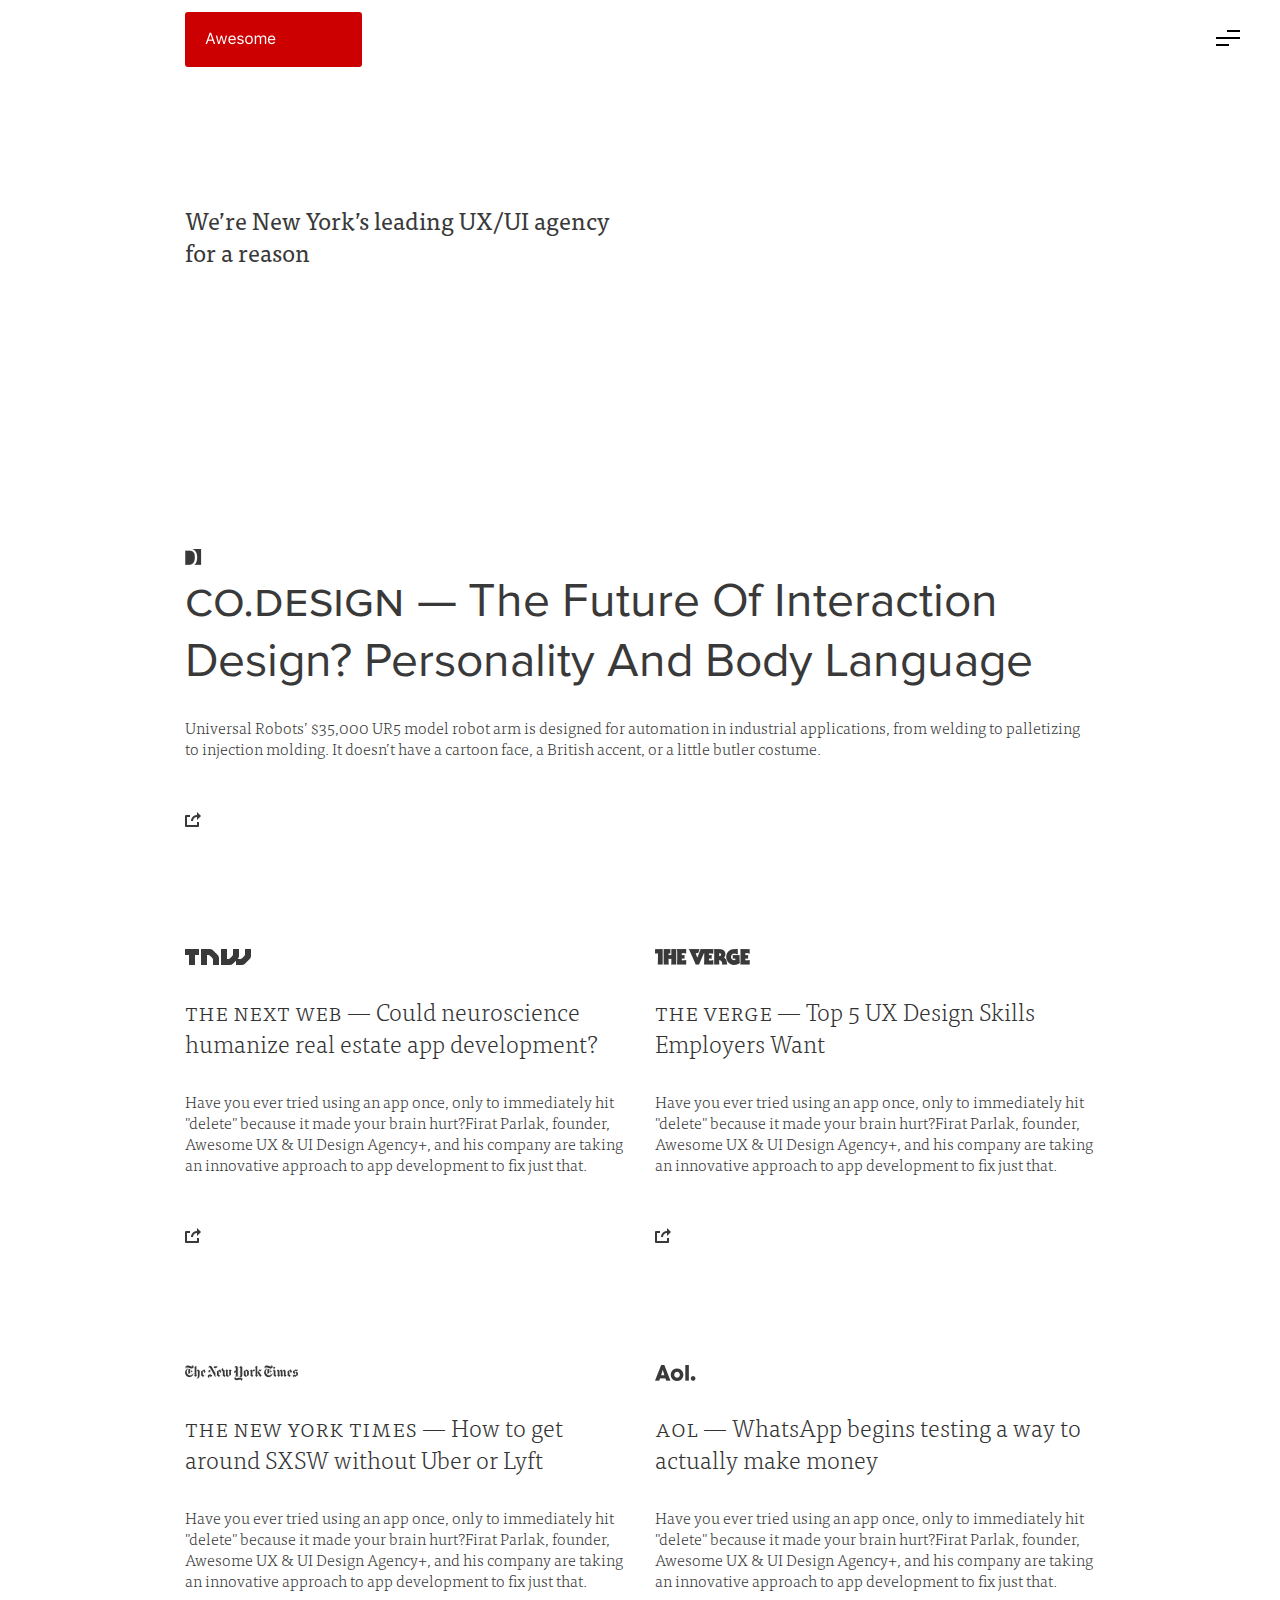
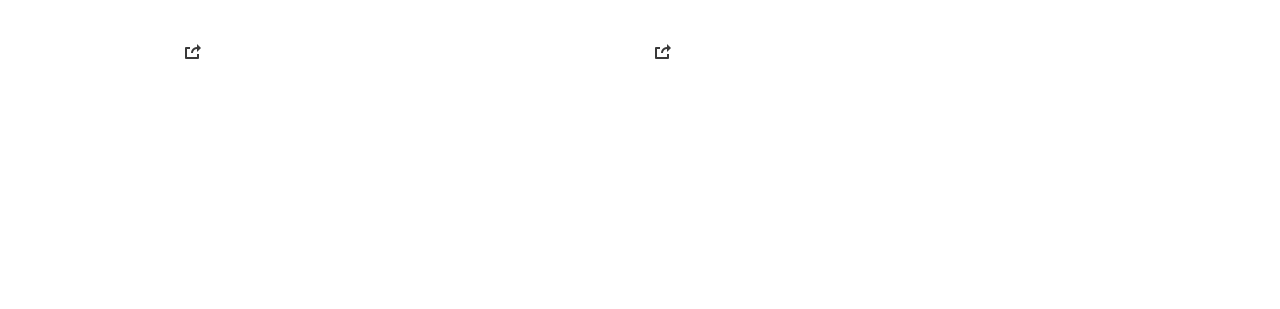
<file: Press.html>
<!DOCTYPE html>
<html lang="en">
  <head>
  	
    <meta charset="UTF-8">
    <meta http-equiv="X-UA-Compatible" content="IE=edge,chrome=1">
    <meta name="viewport" content="width=device-width, initial-scale=1, maximum-scale=1, user-scalable=0">  
    <title>Press</title>
    <meta name="description" content="">

	<!--Bootstrap-->
    <link href="assets/css/bootstrap.min.css" rel="stylesheet">
    
    <!--font-awesome CSS-->
    <link href="assets/css/font-awesome.min.css" rel="stylesheet">    
    
    <!--Custom Template CSS-->
    <link href="assets/css/main.css" rel="stylesheet" type="text/css">
   
    <!--Media Query CSS-->
    <link href="assets/css/media-query-all.css" rel="stylesheet" type="text/css"> 
   
    <!--slick CSS-->
    <link rel="stylesheet" type="text/css" href="assets/css/slick-theme.css"/>    
    <link rel="stylesheet" type="text/css" href="assets/css/slick.css"/>
    
        
    
  </head>
  
  
  <body>
    
    <header class="block teamHeader">
    	<article class="container">
            <figure class="row">
                <figure class="col-md-3 col-sm-3 col-xs-9">
                    <a href="index.html" class="logo-feel">
                        <img src="assets/images/awesome-text-logo.png" alt="Logo" class="img-responsive">
                    </a>
                </figure>
                <!-- /.col -->
                <figure class="col-md-9 col-sm-9 col-xs-3 text-right">
                    <a href="#" class="menuIconRight headerMenu menuIconFixed" data-toggle="modal" data-target="#awesomwModalMenu">
                        <img src="assets/images/menu-black-icon.png" alt="Img" class="img-responsive">
                    </a>
                </figure>
                <!-- /.col -->
            </figure>
            <!-- /.row --> 
         
        </article>
        <!-- /.container -->
        
        
    </header>
    <!-- /.header -->
    
    
    <main class="block">
    	<section class="press-wrapper block">
    		<article class="container">
    			<figure class="row">
    				<figure class="col-md-12 col-sm-12 col-xs-12 team-content">
    					<h4 class="teamTitleText">We’re New York’s leading UX/UI agency for a reason</h4>
    				</figure>
    				<!-- /.team-content -->
    				
    				<figure class="col-md-12 col-sm-12 col-xs-12 team-content">
    				
    					<p class="pressLogo press-logo1">
    					    <img src="assets/images/press-logo1.png" alt="Img" class="img-responsive">
    					</p>
    					
    					<h1 class="pressTitle"><span>co.design</span> — The Future Of Interaction Design? Personality And Body Language</h1>
    					
    					<p class="pressDetails">Universal Robots’ $35,000 UR5 model robot arm is designed for automation in industrial applications, from welding to palletizing to injection molding. It doesn’t have a cartoon face, a British accent, or a little butler costume.</p>
    				
    					<p class="pressLink">
    					    <a href="#"><img src="assets/images/link-dark-icon.png" alt="Img" class="img-responsive"></a>
    					</p>
    					
    					
    				</figure>
    				<!-- /.team-content -->
                </figure>
                <!-- /.row -->
                
                <figure class="row">
    				<figure class="col-md-6 col-sm-6 col-xs-12 team-content">
                        
                        
                        <p class="pressLogo press-logo2">
    					    <img src="assets/images/press-logo2.png" alt="Img" class="img-responsive">
    					</p>
                        
    					<h3><span>the next web</span> — Could neuroscience humanize real estate app development?</h3>
    					
    					<p class="pressDetails">Have you ever tried using an app once, only to immediately hit "delete" because it made your brain hurt?Firat Parlak, founder, Awesome UX &amp; UI Design Agency+, and his company are taking an innovative approach to app development to fix just that.</p>
    					
    					<p class="pressLink">
    					    <a href="#"><img src="assets/images/link-dark-icon.png" alt="Img" class="img-responsive"></a>
    					</p>
    				
    				</figure>
    				<!-- /.team-content -->
    				
    				
    				<figure class="col-md-6 col-sm-6 col-xs-12 team-content">
                        
                        
                        <p class="pressLogo press-logo3">
    					    <img src="assets/images/press-logo3.png" alt="Img" class="img-responsive">
    					</p>
                        
    					<h3><span>the verge</span> — Top 5 UX Design Skills Employers Want</h3>
    					
    					<p class="pressDetails">Have you ever tried using an app once, only to immediately hit "delete" because it made your brain hurt?Firat Parlak, founder, Awesome UX &amp; UI Design Agency+, and his company are taking an innovative approach to app development to fix just that.</p>
    					
    					<p class="pressLink">
    					    <a href="#"><img src="assets/images/link-dark-icon.png" alt="Img" class="img-responsive"></a>
    					</p>
    				
    				</figure>
    				<!-- /.team-content -->
    				
                </figure>
                <!-- /.row -->
                
                <figure class="row">
    				
    				<figure class="col-md-6 col-sm-6 col-xs-12 team-content">
                        
                        
                        <p class="pressLogo press-logo4">
    					    <img src="assets/images/press-logo4.png" alt="Img" class="img-responsive">
    					</p>
                        
    					<h3><span>the new york times</span> — How to get around SXSW without Uber or Lyft</h3>
    					
    					<p class="pressDetails">Have you ever tried using an app once, only to immediately hit "delete" because it made your brain hurt?Firat Parlak, founder, Awesome UX &amp; UI Design Agency+, and his company are taking an innovative approach to app development to fix just that.</p>
    					
    					<p class="pressLink">
    					    <a href="#"><img src="assets/images/link-dark-icon.png" alt="Img" class="img-responsive"></a>
    					</p>
    				
    				</figure>
    				<!-- /.team-content -->
    				
    				
    				<figure class="col-md-6 col-sm-6 col-xs-12 team-content">
                        
                        
                        <p class="pressLogo press-logo5">
    					    <img src="assets/images/press-logo5.png" alt="Img" class="img-responsive">
    					</p>
                        
    					<h3><span>aol</span> — WhatsApp begins testing a way to actually make money</h3>
    					
    					<p class="pressDetails">Have you ever tried using an app once, only to immediately hit "delete" because it made your brain hurt?Firat Parlak, founder, Awesome UX &amp; UI Design Agency+, and his company are taking an innovative approach to app development to fix just that.</p>
    					
    					<p class="pressLink">
    					    <a href="#"><img src="assets/images/link-dark-icon.png" alt="Img" class="img-responsive"></a>
    					</p>
    				
    				</figure>
    				<!-- /.team-content -->
    				
    				
    			</figure>
    			<!-- /.row --> 
    		</article>
    		<!-- /.container -->
    	</section> 
       	<!-- /.team-wrapper -->  
        

        
        <section class="block allModal">
            <article>
                <figure class="modal awesomwModalMenu fade" id="awesomwModalMenu" tabindex="-1" role="dialog">
                    <div class="modal-dialog" role="document">
                        <div class="modal-content">
                            <div class="modal-header"> </div>
                            <div class="modal-body">
                                <div class="menuContent">
                                    <div class="container">
                                        <div class="row">
                                            <div class="col-md-12 col-sm-12 col-xs-12">
                                                <p>
                                                    <a href="Home.html" class="logo-feel"> <img src="assets/images/awesome-text-logo.png" alt="Logo" class="img-responsive"> </a>
                                                    <button type="button" class="close" data-dismiss="modal" aria-label="Close"><img src="assets/images/menu-close-icon.png" alt="Img" class="img-responsive"></button>
                                                </p>
                                                <ul class="menu">
                                                    <li><a href="index.html">Home</a></li>
                                                    <li><a href="Project-Details.html">Projects</a></li>
                                                    <li><a href="Team.html">Team</a></li>
                                                    <li><a href="Press.html">Press</a></li>
                                                    <li><a href="Contact.html">Contact</a></li>
                                                </ul>
                                                <!-- /.menu -->
                                                <p class="loFt primary-color">The Loft</p>
                                                <p class="awesomeSchool  primary-color">Awesome UI/UX School</p>
                                                <ul class="socialBar">
                                                    <li>
                                                        <a href="#"><img src="assets/images/angle-arrow-icon.png" alt="" class="img-responsive">Twitter</a>
                                                    </li>
                                                    <li>
                                                        <a href="#"><img src="assets/images/angle-arrow-icon.png" alt="" class="img-responsive">Facebook</a>
                                                    </li>
                                                    <li>
                                                        <a href="#"><img src="assets/images/angle-arrow-icon.png" alt="" class="img-responsive">Linkedin</a>
                                                    </li>
                                                </ul>
                                                <!-- /.socialBar -->
                                            </div>
                                            <!-- /.col -->
                                        </div>
                                        <!-- /.row -->
                                    </div>
                                    <!-- /.container -->
                                </div>
                                <!-- /.menuContent -->
                            </div>
                            <!--  /. modal-body  -->
                        </div>
                        <!-- /.modal-content  -->
                    </div>
                    <!-- /.modal-dialog   -->
                </figure>
                <!-- /.awesomwModalMenu -->
            </article>
            <!-- /.article  -->
        </section>
        <!-- /.allModal-->
    
        
        
        
        
        
    </main>
    <!-- main -->
    
    
    <script type="text/javascript" src="assets/js/jquery.js"></script>
    <script type="text/javascript" src="assets/js/bootstrap.min.js"></script>
    <script type="text/javascript" src="assets/js/main.js"></script>
    <script type="text/javascript" src="assets/js/slick.min.js"></script>
    
    
    
    
  </body>
</html>
</file>
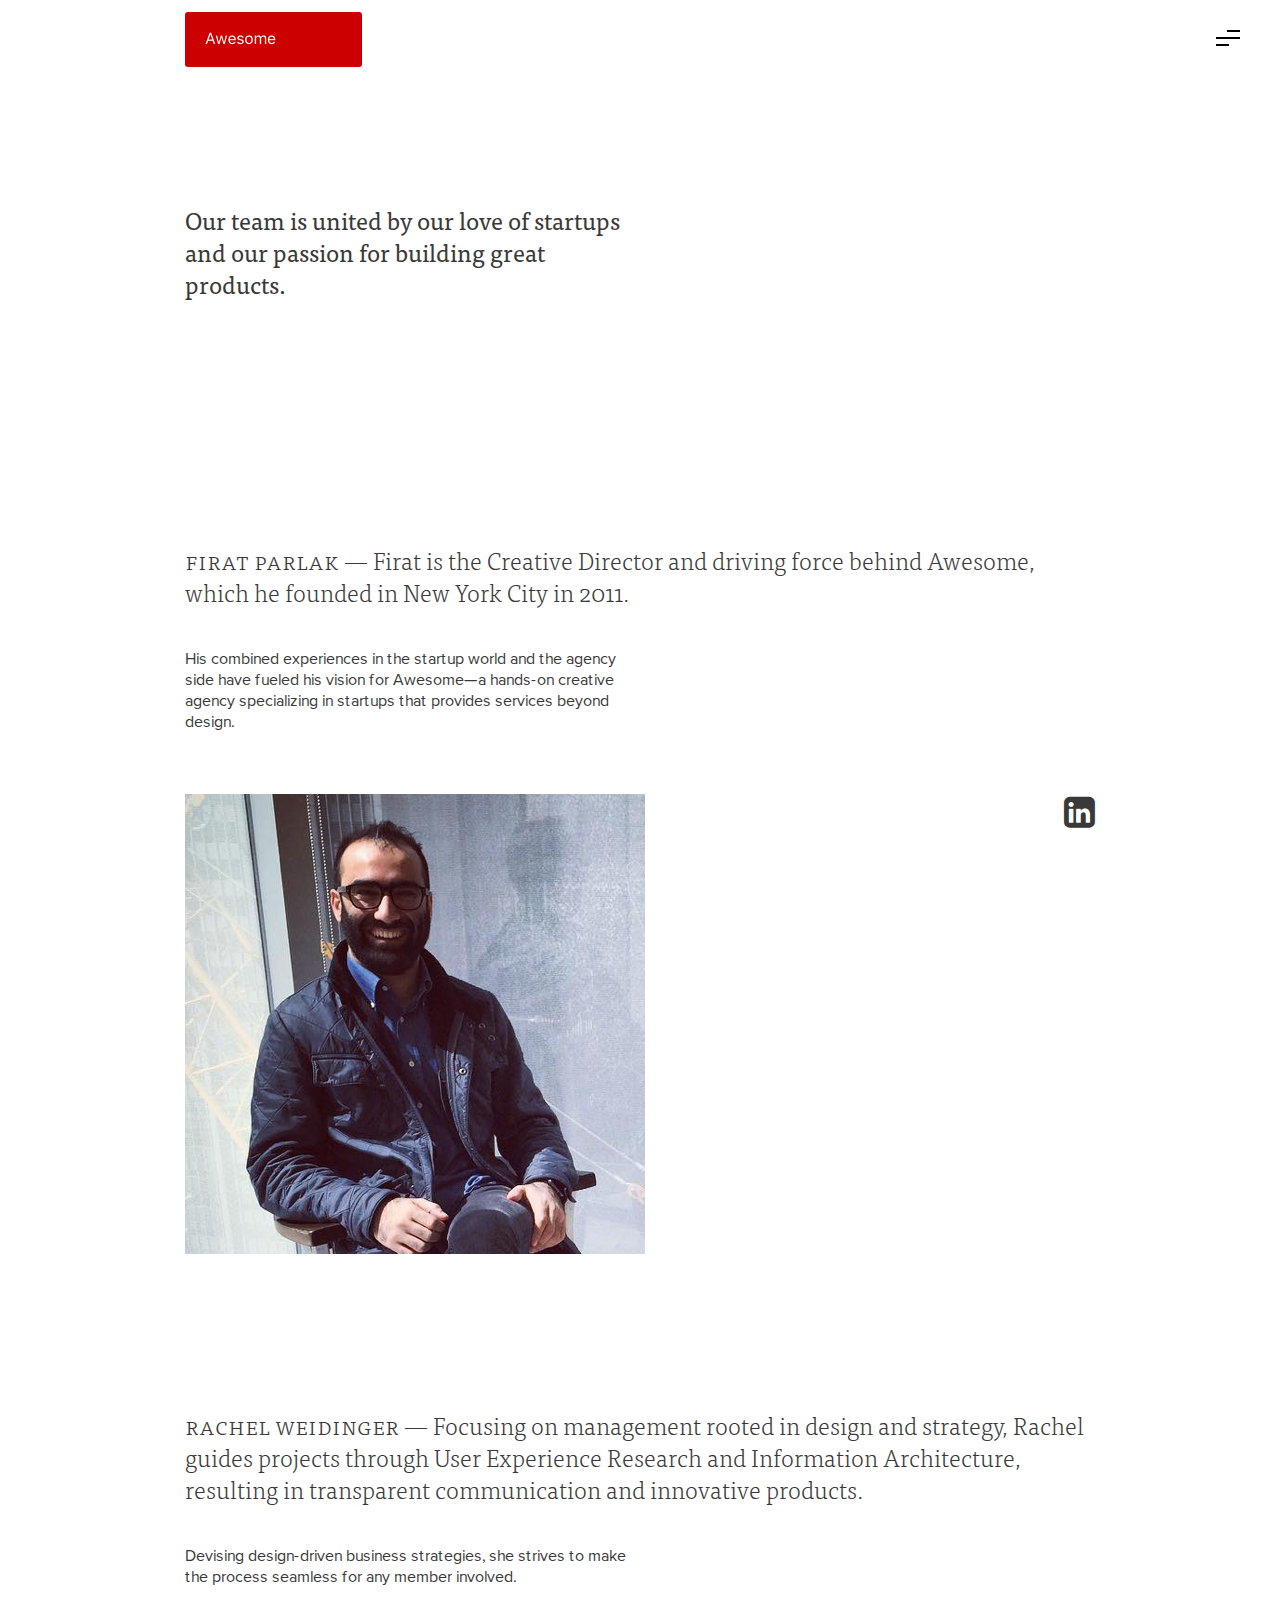
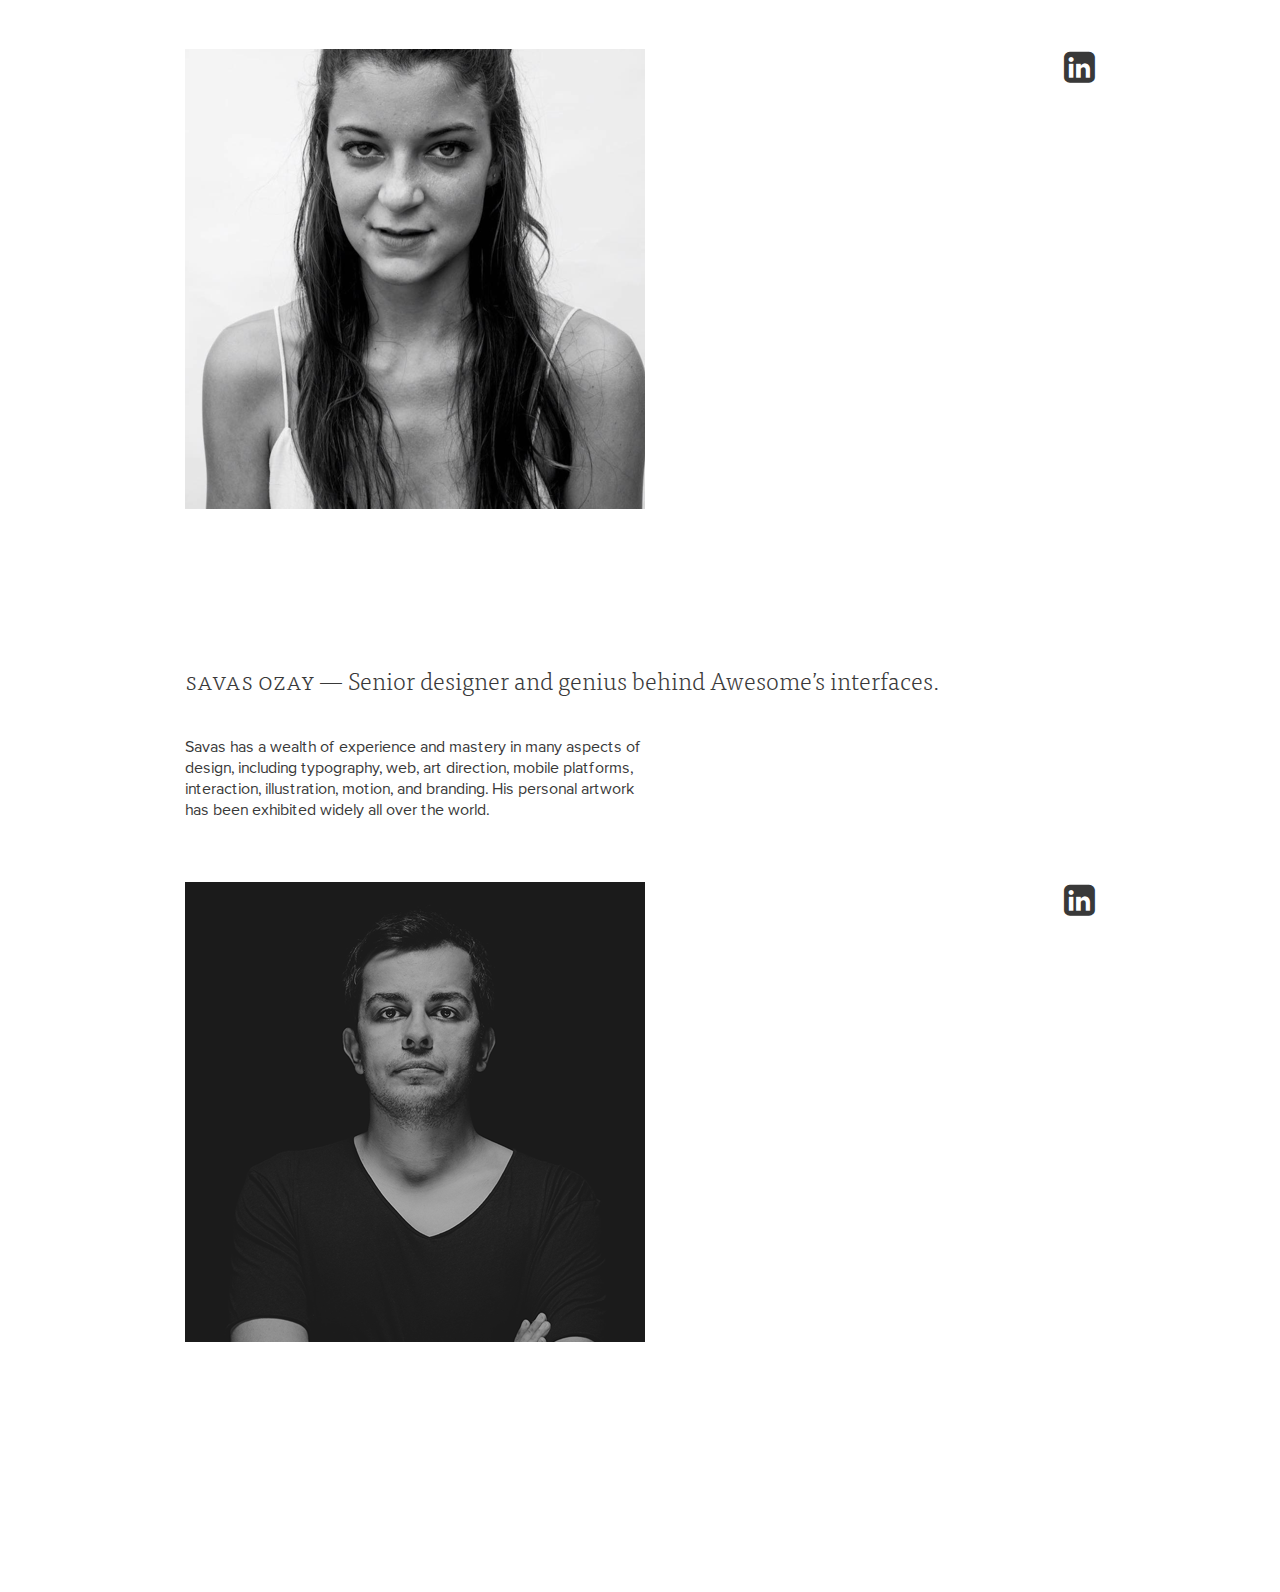
<file: Team.html>
<!DOCTYPE html>
<html lang="en">
  <head>
  	
    <meta charset="UTF-8">
    <meta http-equiv="X-UA-Compatible" content="IE=edge,chrome=1">
    <meta name="viewport" content="width=device-width, initial-scale=1, maximum-scale=1, user-scalable=0">  
    <title>Team</title>
    <meta name="description" content="">

	<!--Bootstrap-->
    <link href="assets/css/bootstrap.min.css" rel="stylesheet">
    
    <!--font-awesome CSS-->
    <link href="assets/css/font-awesome.min.css" rel="stylesheet">    
    
    <!--Custom Template CSS-->
    <link href="assets/css/main.css" rel="stylesheet" type="text/css">
   
    <!--Media Query CSS-->
    <link href="assets/css/media-query-all.css" rel="stylesheet" type="text/css"> 
   
    <!--slick CSS-->
    <link rel="stylesheet" type="text/css" href="assets/css/slick-theme.css"/>    
    <link rel="stylesheet" type="text/css" href="assets/css/slick.css"/>
    
        
    
  </head>
  
  
  <body>
    
    <header class="block teamHeader">
    	<article class="container">
            <figure class="row">
                <figure class="col-md-3 col-sm-3 col-xs-9">
                    <a href="index.html" class="logo-feel">
                        <img src="assets/images/awesome-text-logo.png" alt="Logo" class="img-responsive">
                    </a>
                </figure>
                <!-- /.col -->
                <figure class="col-md-9 col-sm-9 col-xs-3 text-right">
                    <a href="#" class="menuIconRight headerMenu menuIconFixed" data-toggle="modal" data-target="#awesomwModalMenu">
                        <img src="assets/images/menu-black-icon.png" alt="Img" class="img-responsive">
                    </a>
                </figure>
                <!-- /.col -->
            </figure>
            <!-- /.row --> 
         
        </article>
        <!-- /.container-fluid -->
        
        
    </header>
    <!-- /.header -->
    
    
    <main class="block">
    	<section class="team-wrapper block">
    		<article class="container">
    			<figure class="row">
    				<figure class="col-md-12 col-sm-12 col-xs-12 team-content">
    					<h4 class="teamTitleText">Our team is united by our love of startups and our passion for building great products.</h4>
    				</figure>
    				<!-- /.team-content -->
    				
    				<figure class="col-md-12 col-sm-12 col-xs-12 team-content">
    					<h3><span>firat parlak</span> — Firat is the Creative Director and driving force behind Awesome, which he founded in New York City in 2011.</h3>
    					<p>His combined experiences in the startup world and the agency side have fueled his vision for Awesome—a hands-on creative agency specializing in startups that provides services beyond design.</p>
						<figure class="team-img">
							<img src="assets/images/team-photo1.png" alt="img" class="img-responsive pull-left" />
							<span class="team-social"><a href="#"><i class="fa fa-linkedin-square pull-right"></i></a></span>
						</figure>
   						<!-- /.team-img -->
    				</figure>
    				<!-- /.team-content -->
    				
    				<figure class="col-md-12 col-sm-12 col-xs-12 team-content">
    					<h3><span>rachel weidinger</span> — Focusing on management rooted in design and strategy, Rachel guides projects through User Experience Research and Information Architecture, resulting in transparent communication and innovative products.</h3>
    					<p>Devising design-driven business strategies, she strives to make the process seamless for any member involved.</p>
						<figure class="team-img">
							<img src="assets/images/team-photo2.png" alt="img" class="img-responsive pull-left" />
							<span class="team-social"><a href="#"><i class="fa fa-linkedin-square pull-right"></i></a></span>
						</figure>
   				       	<!-- /.team-img -->
    				</figure>
    				<!-- /.team-content -->
    				
    				<figure class="col-md-12 col-sm-12 col-xs-12 team-content">
    					<h3><span>savas ozay</span> — Senior designer and genius behind Awesome’s interfaces.</h3>
    					
    					<p>Savas has a wealth of experience and mastery in many aspects of design, including typography, web, art direction, mobile platforms, interaction, illustration, motion, and branding. His personal artwork has been exhibited widely all over the world.</p>
						<figure class="team-img">
							<img src="assets/images/team-photo3.png" alt="img" class="img-responsive pull-left" />
							<span class="team-social"><a href="#"><i class="fa fa-linkedin-square pull-right"></i></a></span>
						</figure>
   						<!-- /.team-img -->
    				</figure>
    				<!-- /.team-content -->
    			</figure>
    			<!-- /.row --> 
    		</article>
    		<!-- /.container -->
    	</section> 
       	<!-- /.team-wrapper -->  

        
        <section class="block allModal">
            <article>
                <figure class="modal awesomwModalMenu fade" id="awesomwModalMenu" tabindex="-1" role="dialog">
                    <div class="modal-dialog" role="document">
                        <div class="modal-content">
                            <div class="modal-header"> </div>
                            <div class="modal-body">
                                <div class="menuContent">
                                    <div class="container">
                                        <div class="row">
                                            <div class="col-md-12 col-sm-12 col-xs-12">
                                                <p>
                                                    <a href="Home.html" class="logo-feel"> <img src="assets/images/awesome-text-logo.png" alt="Logo" class="img-responsive"> </a>
                                                    <button type="button" class="close" data-dismiss="modal" aria-label="Close"><img src="assets/images/menu-close-icon.png" alt="Img" class="img-responsive"></button>
                                                </p>
                                                <ul class="menu">
                                                    <li><a href="index.html">Home</a></li>
                                                    <li><a href="Project-Details.html">Projects</a></li>
                                                    <li><a href="Team.html">Team</a></li>
                                                    <li><a href="Press.html">Press</a></li>
                                                    <li><a href="Contact.html">Contact</a></li>
                                                </ul>
                                                <!-- /.menu -->
                                                <p class="loFt primary-color">The Loft</p>
                                                <p class="awesomeSchool  primary-color">Awesome UI/UX School</p>
                                                <ul class="socialBar">
                                                    <li>
                                                        <a href="#"><img src="assets/images/angle-arrow-icon.png" alt="" class="img-responsive">Twitter</a>
                                                    </li>
                                                    <li>
                                                        <a href="#"><img src="assets/images/angle-arrow-icon.png" alt="" class="img-responsive">Facebook</a>
                                                    </li>
                                                    <li>
                                                        <a href="#"><img src="assets/images/angle-arrow-icon.png" alt="" class="img-responsive">Linkedin</a>
                                                    </li>
                                                </ul>
                                                <!-- /.socialBar -->
                                            </div>
                                            <!-- /.col -->
                                        </div>
                                        <!-- /.row -->
                                    </div>
                                    <!-- /.container -->
                                </div>
                                <!-- /.menuContent -->
                            </div>
                            <!--  /. modal-body  -->
                        </div>
                        <!-- /.modal-content  -->
                    </div>
                    <!-- /.modal-dialog   -->
                </figure>
                <!-- /.awesomwModalMenu -->
            </article>
            <!-- /.article  -->
        </section>
        <!-- /.allModal-->
    
        
        
    </main>
    <!-- main -->
    
    
    <script type="text/javascript" src="assets/js/jquery.js"></script>
    <script type="text/javascript" src="assets/js/bootstrap.min.js"></script>
    <script type="text/javascript" src="assets/js/main.js"></script>
    <script type="text/javascript" src="assets/js/slick.min.js"></script>
    
    
    
    
  </body>
</html>
</file>
<file: assets/css/main.css>
@charset "utf-8";
/* CSS Document */

/*=================================	
		font-family 
==================================*/


/*--------TisaPro--------*/

@font-face {
  font-family: 'TisaPro';
  src: url('../fonts/TisaPro.eot') format('embedded-opentype'),
	   url('../fonts/TisaPro.otf')  format('opentype'),
	   url('../fonts/TisaPro.woff') format('woff'), 
	   url('../fonts/TisaPro.ttf')  format('truetype'), 
	   url('../fonts/TisaPro.svg') format('svg');
  font-weight: normal;
  font-style: normal;
}



/*--------TisaPro-Black--------*/

@font-face {
  font-family: 'TisaPro-Black';
  src: url('../fonts/TisaPro-Black.eot') format('embedded-opentype'), 
	   url('../fonts/TisaPro-Black.otf')  format('opentype'),
	   url('../fonts/TisaPro-Black.woff') format('woff'),
	   url('../fonts/TisaPro-Black.ttf')  format('truetype'), 
	   url('../fonts/TisaPro-Black.svg') format('svg');
  font-weight: normal;
  font-style: normal;
}


/*--------TisaPro-Bold--------*/

@font-face {
  font-family: 'TisaPro-Bold';
  src: url('../fonts/TisaPro-Bold.eot') format('embedded-opentype'), 
	   url('../fonts/TisaPro-Bold.otf')  format('opentype'),
	   url('../fonts/TisaPro-Bold.woff') format('woff'), 
	   url('../fonts/TisaPro-Bold.ttf')  format('truetype'),
	   url('../fonts/TisaPro-Bold.svg') format('svg');
  font-weight: normal;
  font-style: normal;
}


/*--------TisaPro-Light--------*/

@font-face {
  font-family: 'TisaPro-Light';
  src: url('../fonts/TisaPro-Light.eot') format('embedded-opentype'), 
	   url('../fonts/TisaPro-Light.otf')  format('opentype'),
	   url('../fonts/TisaPro-Light.woff') format('woff'),
	   url('../fonts/TisaPro-Light.ttf')  format('truetype'), 
	   url('../fonts/TisaPro-Light.svg') format('svg');
  font-weight: normal;
  font-style: normal;
}



/*--------TisaPro-Medi--------*/

@font-face {
  font-family: 'TisaPro-Medi';
  src: url('../fonts/TisaPro-Medi.eot') format('embedded-opentype'),
	   url('../fonts/TisaPro-Medi.otf')  format('opentype'),
	   url('../fonts/TisaPro-Medi.woff') format('woff'),
	   url('../fonts/TisaPro-Medi.ttf')  format('truetype'), 
	   url('../fonts/TisaPro-Medi.svg') format('svg');
  font-weight: normal;
  font-style: normal;
}


/*--------TisaPro-Thin--------*/

@font-face {
  font-family: 'TisaPro-Thin';
  src: url('../fonts/TisaPro-Thin.eot') format('embedded-opentype'),  
	   url('../fonts/TisaPro-Thin.otf')  format('opentype'),
	   url('../fonts/TisaPro-Thin.woff') format('woff'), 
	   url('../fonts/TisaPro-Thin.ttf')  format('truetype'),
	   url('../fonts/TisaPro-Thin.svg') format('svg');
  font-weight: normal;
  font-style: normal;
}


/*--------TisaPro-Xbold--------*/

@font-face {
  font-family: 'TisaPro-Xbold';
  src: url('../fonts/TisaPro-Xbold.eot') format('embedded-opentype'), 
	   url('../fonts/TisaPro-Xbold.otf')  format('opentype'),
	   url('../fonts/TisaPro-Xbold.woff') format('woff'),
	   url('../fonts/TisaPro-Xbold.ttf')  format('truetype'),
	   url('../fonts/TisaPro-Xbold.svg') format('svg');
  font-weight: normal;
  font-style: normal;
}




/*--------proxima_novalight--------*/


@font-face {
    font-family: 'proxima_novalight';
    src: url('../fonts/proxima_nova_light.woff2') format('woff2'),
         url('../fonts/proxima_nova_light.woff') format('woff');
    font-weight: normal;
    font-style: normal;

}



/*--------proxima_nova_rgregular--------*/


@font-face {
    font-family: 'proxima_nova_rgregular';
    src: url('../fonts/proxima_nova_reg.woff2') format('woff2'),
         url('../fonts/proxima_nova_reg.woff') format('woff');
    font-weight: normal;
    font-style: normal;

}



/*------------------------------------*\
 		Global style
\*------------------------------------*/

body {
   font-family: 'TisaPro';
   background:#fff;
}


h1, h2, h3, h4, h5, h6, p {
	margin:0;
}

.block {
	float:left;
	width:100%;
}

.container {
	max-width:940px;	
}

.primary-color {
    color: #fff;
}

.eggBlue {
    background: #00DDC4;
}

.christalle {
    background: #BFA9D4;
}

.curious-blue {
    background: #2AA1D4;
}

.shamrock {
    background: #20C5B0;
}


/*.modal.fade .modal-dialog {   
    opacity: 0;
	-webkit-transform: scale(0.1);
    -moz-transform: scale(0.1);
    -ms-transform: scale(0.1);
    transform: scale(0.1);
    -webkit-transition: all 0.3s;
    -moz-transition: all 0.3s;
    transition: all 0.3s;
}

.modal.fade.in .modal-dialog {
    -webkit-transform: scale(1);
    -moz-transform: scale(1);
    -ms-transform: scale(1);
    transform: scale(1);
    opacity: 1;
}*/


.awesomwModalMenu.modal.fade .modal-dialog {
	-webkit-transition: -webkit-transform .3s ease-out;
	-o-transition: -o-transform .3s ease-out;
	transition: transform .3s ease-out;
	-webkit-transform: translate(0, 0);
	-ms-transform: translate(0, 0);
	-o-transform: translate(0, 0);
	transform: translate(0, 0)
}


input:focus, 
select:focus, 
textarea:focus, 
button:focus {
	outline:none !important;	
}

.specializeLink li a:hover,
.menu li a:hover,
.socialBar li a:hover {
	color:#818181;	
}




/*------------------------------------*\
    header style
\*------------------------------------*/

header {
    padding: 12px 15px 0;
    background: #000;
    height: 960px;
}

.logo-feel {
    background: #cc0000;
    border-radius: 3px;
    display: inline-block;
    height: 55px;
    padding: 20px;
    width: 177px;
    margin-left: 15px;
    position: relative;
    z-index: 1;
}

.teamHeader .logo-feel {
    margin-left: 0;
}

.logo-feel img {
    max-width: 71px;
}

.menuContent .logo-feel {
    margin: 0;
}

.menuIconRight.menuIconFixed {
    position:fixed;
	right:40px;
	top:30px;
    z-index: 100;
}

.modal-open .menuIconRight.menuIconFixed {
	right:55px;	
}

/*.menuIconRight {
    display: inline-block;
    margin-top: 18px;
    position: relative;
    z-index: 1;
}*/

.menuIconRight:focus {
    outline: none;
}

.menuIconRight img {
    max-width: 24px;
}

.weSpecialize {
    font: normal 24px/32px 'TisaPro-Light';
    margin: 250px 35px 115px;
    max-width: 405px;
}

.specializeLink {
    margin: 0 0 242px;
    padding: 0;
    list-style: none;
}

.specializeLink li {
    margin-bottom: 15px;
}

.specializeLink li a {
    color: #fff;
    font: normal 24px/32px 'TisaPro-Light';
    display: inline-block;
    text-decoration: none;
}

.specializeLink li a img {
    display: inline-block;
    max-width: 16px;
    margin-right: 20px;
    margin-top: -6px;
}

.scrollDown {
    margin-bottom: 25px;
	padding-right:25px;
}

.scrollDown a {
    display: inline-block;
}

.scrollDown a img {
    max-width: 24px;
}

.scrollDown a .faa-float.animated,
.scrollDown a .faa-float.animated-hover:hover,
.scrollDown a .faa-parent.animated-hover:hover .faa-float {
    animation: 1s linear 0s normal none infinite running float;
}



/*------------------------------------*\
    PopUp menu style
\*------------------------------------*/


.menuContent {
    height: 100%;
    padding: 12px 15px 0;
    background: #000;
    position: fixed;
    top: 0;
    left: 0;
    width: 100%;
    z-index: 999;
    overflow-y: scroll;
}

.awesomwModalMenu .modal-dialog {
    height: 100%;
    margin: 0;
    width: 100%;
}


.allModal .awesomwModalMenu {
    padding: 0 !important;
}

.awesomwModalMenu button.close {
    opacity: 1;
}

.awesomwModalMenu button.close {
    display: inline-block;
    margin-top: 15px;
}

.awesomwModalMenu button.close img {
    max-width: 18px;
    cursor: pointer;
}

.menu {
    margin: 105px 0 50px;
    padding: 0;
    list-style: none;
}

.menu li {
    margin-bottom: 12px;
}
 
.menu li a {
    color: #fff;
    font: normal 32px/50px 'proxima_novalight';
    text-decoration: none;
}

.loFt {
    font: normal 24px/40px 'TisaPro-Light';
    margin-bottom: 10px;
}

.awesomeSchool   {
    font: normal 24px/40px 'TisaPro-Light';
}

.socialBar {
    margin: 222px 0 100px;
    padding: 0;
    list-style: none;
}

.socialBar li {
    margin-bottom: 5px;
}

.socialBar li a {
    color: #fff;
    font: normal 18px/30px 'TisaPro-Light';
    display: inline-block;
    text-decoration: none;
    
}

.socialBar li a img {
    display: inline-block;
    max-width: 8px;
    margin-right: 16px;
    margin-top: -4px;
}


/*------------------------------------*\
    workSliderContent style
\*------------------------------------*/

.workSliderContent {
    
}

.workSliderWrap.slick-dotted.slick-slider {
    margin-bottom: 0;
}

.workSliderWrap .workSliderItem {
	padding-top:90px;	
}

/*.workSliderTop {
    min-height: 165px;
    padding-top: 12px;
}*/

.logo-outline {
    border: 1px solid #fff;
    border-radius: 2px;
    display: inline-block;
    height: 55px;
    margin-left: 15px;
    padding: 20px;
    width: 177px;
    position: relative;
    z-index: 1;
}

.logo-outline img {
    max-width: 71px;
}

.workSliderText {
    font: normal 24px/32px 'TisaPro-Light';
    margin-left: 35px;
    max-width: 430px;
    margin-bottom: 65px;
}

.workSliderImg img {
    display: inline-block !important;
}

.workSliderWrap .scrollDown {
    margin-top: -45px;
    min-height: 68px;
}

.workSliderWrap .slick-dots {
    position: absolute;
    bottom: 20px;
    left: 30px;
    width: 150px;
}

.workSliderWrap .slick-dots li button:before {
    color: #fff;
    width: 12px;
    height: 12px;
    line-height: 12px;
    opacity: .7;
    font-size: 4px;
}

.workSliderWrap .slick-dots li.slick-active button:before {
    background: rgba(255, 255, 255, 0.35);
    border-radius: 50%;
    color: #ffffff;
    height: 12px;
    line-height: 13px;
    opacity: 0.7;
    width: 12px;
}

/*------------------------------------*\
    getResultSlider style
\*------------------------------------*/

.getResultSlider {
    
}

.getResultSliderWrap.slick-dotted.slick-slider {
    margin-bottom: 0;
}

.getResultSliderItem.slick-slide {
    height: 960px;
} 

.getResultSliderItem.theLoftSoho {
    background: url(../images/slider-img7.png) no-repeat scroll left top / cover;
}

.getResultSliderText {
    color: #383838;
    font: normal 24px/32px 'TisaPro';
    max-width: 935px;
    margin-top: 125px;
}


.getResultSliderItem.theLoftSoho .getResultSliderText {
    color: #fff;
}

.getResultSliderImgWrap {
    margin-top: 95px;
    position: relative;
}

.getResultSliderImgWrap.videoWrap {
    width: 620px;
    height: 349px;
}

.getResultSliderImgWrap.videoWrap1 {
    background: url(../images/slider-img8.png) no-repeat scroll top left / cover;
}

.getResultSliderImgWrap.videoWrap2 {
    background: url(../images/slider-img6.png) no-repeat scroll top left / cover;
}

.getResultSliderImgWrap.videoWrap img {
    position: absolute;
    top: 46%;
    left: 39px;
    max-width: 24px;
}

.getResultSlider .slick-dots {
    position: absolute;
    bottom: 20px;
    left: 30px;
    width: 200px;
}

.getResultSlider .slick-dots li button:before {
    color: #000;
    width: 12px;
    height: 12px;
    line-height: 12px;
    opacity: .7;
    font-size: 4px;
}

.getResultSlider .slick-dots li.slick-active button:before {
    background: rgba(0, 0, 0, 0.35);
    border-radius: 50%;
    color: #000;
    height: 12px;
    line-height: 13px;
    opacity: 0.7;
    width: 12px;
}



/*------------------------------------*\
    projectSlider style
\*------------------------------------*/

.projectSlider {
    background: #bdbdbd;
    min-height: 960px;
    position: relative;
}

.productSliderText {
    font: normal 24px/32px 'TisaPro-Light';
    margin-bottom: 113px;
    margin-top: 127px;
    max-width: 400px;
}

.productItem {
    min-height: 170px;
}

.productItem img {
    max-width: 290px;
}

.projectSliderWrap.slick-dotted.slick-slider {
    margin-bottom: 0;
    position: inherit;
}


.projectSliderWrap .slick-dots {
    position: absolute;
    bottom: 20px;
    width: 130px;
}

.projectSliderWrap .slick-dots li button:before {
    color: #fff;
    width: 12px;
    height: 12px;
    line-height: 12px;
    opacity: .7;
    font-size: 4px;
}

.projectSliderWrap .slick-dots li.slick-active button:before {
    background: rgba(255, 255, 255, 0.35);
    border-radius: 50%;
    color: #fff;
    height: 12px;
    line-height: 13px;
    opacity: 0.7;
    width: 12px;
}



/*------------------------------------*\
    teamWrap style
\*------------------------------------*/


.teamWrap {
    
}

.teamLeft {
    background: #333;
    padding-left: 19%;
}

.teamRight {
    background: #c00;
    padding-left: 13%;
}

.teamBody {
    min-height: 480px;
}

.teamBodyText {
    font: normal 24px/32px 'TisaPro-Light';
    margin-bottom: 90px;
    margin-top: 130px;
    max-width: 285px;
    min-height: 115px;
}

.teamLink a {
    display: inline-block;
}

.teamLink img {
    max-width: 23px;
}









/*------------------------------------*\
    team-wrapper style
\*------------------------------------*/

.teamHeader {
    height: inherit;
    background: #fff;
    margin-bottom: 135px;
}

.team-wrapper {
	padding-bottom:90px;	
}

.team-wrapper .container {
	max-width: 940px;
}

.teamTitleText {
	font: normal 24px/32px "TisaPro";
	color: #393939;
	max-width:440px;
	min-height:340px;
}

.teamTitleText.custHeightStyle {
	min-height:initial;
}

.teamTitleText.custWidthStyle {
	max-width:initial;
}

.team-wrapper .team-content h3 {
	font: normal 24px/32px 'TisaPro-Light';
	color: #393939;
	margin-bottom: 36px;
}

.team-wrapper .team-content h3,
.productTitle,
.teamBodyText,
.workSliderText,
.getResultSliderText,
.productSliderText,
.pressTitle,
.press-wrapper .team-content h3,
.team-content.startup h4 {
	font: normal 24px/32px 'TisaPro-Light';
}

.team-wrapper .team-content h3 span,
.productTitle span,
.teamBodyText span,
.workSliderText span,
.getResultSliderText span,
.productSliderText span,
.pressTitle span,
.press-wrapper .team-content h3 span,
.team-content.startup h4 span {
	font-variant:small-caps;	
}

.team-wrapper .team-content p {
	font-family: 'proxima_nova_rgregular';
	font-size: 16px;
	line-height: 21px;
	color: #383838;
	max-width: 460px;
}

.team-content .team-img {
	float: left;
    margin:61px 0 160px;
    width: 100%;
}

.team-content .team-img .team-social a i {
	font-size: 36px;
	color: #393939;
}

.team-content .team-img .team-social a:hover i {
	color: #0077b5;
}





/*------------------------------------*\
    productHeader style
\*------------------------------------*/

.productHeader {
    background: #bfa9d4 url("../images/slider-img1.png") no-repeat scroll right 108px top -130px / 870px auto;
    height: inherit;
}


.proDuctBg {
    margin-top: -206px;
}

.proDuctBg img {
    display: inline-block;
}

.productTitle {
    font: normal 24px/32px "TisaPro-Light";
    margin-bottom: 33px;
    margin-top: 690px;
    max-width: 840px;
}

.productDetails {
    max-width: 460px;
    font: normal 16px/21px 'proxima_novalight';
    margin-bottom: 155px;
}

.proDuctSlider {
    margin-bottom: -107px;
}

.proDuctSliderItem img {
    margin: 0 auto;
}

.proDuctSlider .slick-prev:before {
    content: "";
}

.proDuctSlider .slick-next:before {
    content: "";
}

.proDuctSlider .slick-prev {
    background: url(../images/prev-icon.png) no-repeat scroll center center / 11px auto;
	left:-100px;
}

.proDuctSlider .slick-next {
    background: url(../images/next-icon.png) no-repeat scroll center center / 11px auto;
	right:-100px;
}

.proDuctSlider .slick-prev:hover,
.proDuctSlider .slick-prev:focus {
    background: url(../images/prev-icon.png) no-repeat scroll center center / 11px auto;
}


.proDuctSlider .slick-next:hover,
.proDuctSlider .slick-next:focus {
    background: url(../images/next-icon.png) no-repeat scroll center center / 11px auto;
}


/*------------------------------------*\
    strategyContent style
\*------------------------------------*/

.strategyContent {
    padding: 210px 0 50px;
}

.strategyPara {
    color: #393939;
    font: normal 16px/21px 'proxima_novalight';
    max-width: 455px;
    margin-bottom: 100px;
}

.strategyTitle {
    color: #393939;
    font: normal 24px/32px 'TisaPro-Light';
}

.strategyContent hr {
    margin: 10px 0;
}

.strategyList {
    margin: 23px 0 72px;
    padding: 0;
    list-style: none;
}

.strategyList li {
    color: #393939;
    font: normal 16px/30px 'TisaPro-Light';
}


/*------------------------------------*\
    productFooter style
\*------------------------------------*/



.productFooter .start {
    background: #666;
}








/*------------------------------------*\
    press style
\*------------------------------------*/

.press-wrapper {
	padding:0 15px 128px;
}

.pressLogo {
    margin-bottom: 7px;
}

.pressLogo.press-logo1 img {
    max-width: 17px;
}

.pressLogo.press-logo2 img {
    max-width: 66px;
}

.pressLogo.press-logo3 img {
    max-width: 95px;
}

.pressLogo.press-logo4 img {
    max-width: 113px;
}

.pressLogo.press-logo5 img {
    max-width: 41px;
}

.pressTitle {
    color: #393939;
    font: normal 48px/60px 'proxima_nova_rgregular';
    margin-bottom: 28px;
}

.press-wrapper .team-content .pressDetails {
    color: #393939;
    font: normal 16px/21px 'TisaPro-Light';
    margin-bottom: 50px;
}

.pressLink {
    margin-bottom: 115px;
}

.pressLink a {
    display: inline-block;
}

.pressLink img {
    max-width: 16px;
}

.press-wrapper .team-content h3 {
    margin:35px 0 30px;
	font: normal 24px/32px 'TisaPro-Light';
}












/*------------------------------------*\
    Contact style
\*------------------------------------*/

.contact-wrapper {
    padding:0 15px 120px;
}

.team-content.startup {
    margin-bottom: 55px;
}

.team-content.startup h4 {
    margin-bottom: 0;
}

.contactForm .form-group {
    margin: 0 0 30px;
}

.contactForm .form-group img {
    float: left;
    margin-right: 4%;
    max-width: 21px;
    width: 6%;
}

.form-group.interested {
	border-bottom:1px solid #E8E8E8;
}

.form-group input,
.form-group textarea {
	border:none;
	border-bottom:1px solid #E8E8E8;
	padding:16px 40px;
}

.form-group textarea {
	min-height:167px;
	
}

.form-group input:focus,
.form-group textarea:focus  {
	border-bottom:1px solid #B30505;
}

.form-group.timeFrame input {
	background:rgba(0, 0, 0, 0) url("../images/time-icon.png") no-repeat scroll left 15px / 24px auto;
}

.form-group.budget input {
	background:rgba(0, 0, 0, 0) url("../images/budget-icon.png") no-repeat scroll left 15px / 24px auto;
}

.form-group.weblink input {
	background:rgba(0, 0, 0, 0) url("../images/weblink-icon.png") no-repeat scroll left 15px / 22px auto;
}

.form-group.phoneNumber input {
	background:rgba(0, 0, 0, 0) url("../images/phone-icon.png") no-repeat scroll left 15px / 23px auto;
}

.form-group.mail input {
	background:rgba(0, 0, 0, 0) url("../images/mail-icon.png") no-repeat scroll left 15px / 24px auto;
}

.form-group.name input {
	background:rgba(0, 0, 0, 0) url("../images/name-icon.png") no-repeat scroll left 15px / 22px auto;
}

.form-group.hear input {
	background:rgba(0, 0, 0, 0) url("../images/hear-icon.png") no-repeat scroll left 15px / 24px auto;
}

.form-group.elevetor textarea {
	background:rgba(0, 0, 0, 0) url("../images/idea-icon.png") no-repeat scroll left 12px / 24px auto;
}

.form-group p,
.form-group input,
.form-group textarea {
    font: normal 18px/21px 'proxima_nova_rgregular';
    width: 100%;
}

.form-group p {
    color: #393939;
}

.InterestedItem {
    margin: 30px 0 58px;
    padding: 0;
    list-style: none;
}

.InterestedItem li {
    margin-bottom: 10px;
}

.InterestedItem li:last-child {
    margin-bottom: 0;
}

.InterestedItem li input[type="radio"] {
    display: none;
}

.InterestedItem li label {
    color: #9c9c9c;
    font: normal 16px/18px 'proxima_nova_rgregular';
    position: relative;
    padding-left: 41px;
    margin-bottom: 0;
}

.InterestedItem li label:before {
    position: absolute;
    content: "\f10c";
    top: 0;
    left: 0;
    font-family: "fontawesome";
    font-size: 16px;
    color: #9c9c9c;
    cursor: pointer;
}

.InterestedItem li input[type="radio"]:checked + label {
    color: #393939;
}

.InterestedItem li input[type="radio"]:checked + label:before {
    content: "\f192";
    color: #B30505;
} 

.formInput textarea {
    width: 100%;
    min-height: 114px;
}

.contactForm .form-group.sendBtn {
	margin:5px 0 0;	
}

.contactForm .form-group.sendBtn .btn {
    color: #B30505;
    font: normal 24px/30px 'proxima_nova_rgregular';
    background: none;
	border:none;
	padding:0;
}

.contactForm .form-group.sendBtn .btn img {
	max-width:21px;
	margin:5px 18px 0 0;
	width:inherit;
	
}









/*------------------------------------*\
    contactImgWrap style
\*------------------------------------*/

.contactImgWrap {
    
}


.contactImgWrap .slick-dotted.slick-slider {
    margin-bottom: 0;
}

.contactImgWrap .slick-dots {
    position: absolute;
    bottom: 20px;
    left: 0;
    width: 160px;
}

.contactImgWrap .slick-dots li button:before {
    color: #fff;
    width: 12px;
    height: 12px;
    line-height: 12px;
    opacity: .7;
    font-size: 4px;
}

.contactImgWrap .slick-dots li.slick-active button:before {
    background: rgba(255, 255, 255, 0.35);
    border-radius: 50%;
    color: #fff;
    height: 12px;
    line-height: 13px;
    opacity: 0.7;
    width: 12px;
}
</file>
<file: assets/css/media-query-all.css>
@media (-webkit-min-device-pixel-ratio: 2), (min-resolution: 192dpi) { 
	
	
	
	
}
/*===--End of Media min-resolution: 192dpi--==*/



@media (max-width:1920px) {
	
	
	

}
/*===--End of Media max-width:1920px--==*/



@media (min-width:768px) and (max-width:1024px) {
	
    
    .productHeader {
        background: #cc99ff url("../images/slider-img1.png") no-repeat scroll right 20px top 30px / 600px auto;
    }
    
    .productTitle {
        margin-top: 530px;
    }
    
    .contact-wrapper {
        padding-bottom: 55px;
    }
        
}
/*===--End of Media max-width:1024px--==*/




@media (max-width:991px) {
	
    
    .productDetails {
        margin-bottom: 35px;
    }
	
    .proDuctSlider {
        margin-bottom: -80px;
    }
    
    .strategyContent {
        padding: 100px 0 0;
    }
    
    .strategyPara {
        margin-bottom: 60px;
    }
    
    
    
    
    
    
    
    
    
    
}
/*===--End of Media max-width-991px--==*/



@media (min-width:768px) {
	
	.mb-show {
		display:none !important;		
	}
		
	
	
}
/*===--End of Media min-width:768px--==*/




@media (max-width:767px) {
	
	.mb-hide {
		display:none !important;			
	}
	
	.mb-show {
		display:block !important;		
	}
		
	
	
}
/*===--End of Media max-width-767px--==*/





@media (max-width:640px) {
	
	.productHeader {
        background: #cc99ff url("../images/slider-img1.png") no-repeat scroll right -60px top 55px / 300px auto;
    }
    
    .proDuctSlider {
        margin-bottom: -125px;
    }
		
	.productTitle {
        margin-top: 415px;
        margin-bottom: 15px;
    }
    
    .productDetails {
        margin-bottom: 50px;
    }
    
    .logo-outline {
        margin-left: 0;
    }
	
    .productHeader {
        padding: 22px 15px 0;
    }
    
    .strategyPara {
        margin-bottom: 50px;
        margin-top: 15px;
    }
    
    .strategyList {
        margin: 23px 0 48px;
    }
    
    .teamHeader {
        margin-bottom: 50px;
    }
    	
	.team-wrapper {
		padding: 0 15px;
	}
	
	.teamTitleText {
		min-height:150px;
	}
	
	.team-wrapper .team-content h3 {
		margin-bottom: 15px;
		font-size:18px;
		line-height:24px;
	}
	
	.team-content .team-img {
		position: relative;
		margin:25px 0 80px;
	}
	
	.team-content .team-img .team-social {
		position: absolute;
		height: 64px;
		width: 64px;
		background: #fff;
		top: 0;
		right: 0;
	}
	
	.team-content .team-img .team-social a {
		position: absolute;
		left: 1px;
		bottom: 8px;
	}
	
	.team-content .team-img .team-social a i {
		font-size: 29px;
	}
    
    .teamBody {
        min-height: initial;
    }
		
    .teamBodyText {
        margin-top: 30px;
    }
    
    .team-wrapper.contact-wrapper {
        padding-bottom: 20px;
    }
    
    .contactForm .form-group img {
        width: 9%;
    }
    
    .formInput {
        width: 87%;
    }
    
	.weSpecialize {
		margin: 250px 26px 115px;
	}
	
	.specializeLink {
    	margin: 0 0 200px;
	}
    
	.workSliderWrap .workSliderItem {
		padding-bottom: 40px;
		padding-top: 60px;
	}
	
	.getResultSliderItem.slick-slide {
		height:666px;		
	}
	
	.getResultSliderItem .container {
		padding:0;		
	}
	
	.getResultSliderText {
		margin-top:32px;
		padding:0 30px;
		font:normal 18px/24px 'TisaPro';		
	}
	
	.getResultSliderImgWrap.videoWrap {
		width:100%;		
	}
	
	.getResultSliderImgWrap.videoWrap img {
		top:30px;
		left:30px;
	}
	
	.getResultSliderImgWrap {
		margin:50px 0 60px;
	}
	
	.getResultSliderImgWrap img {
		width:100%;		
	}
	
	.projectSlider {
		padding:0 30px;
		min-height:666px;	
	}
	
	.projectSlider .productItem a {
		background:#f00;
	}
	
	
	.projectSlider .productItem img {
		max-width:100%;
	}
	
	.productSliderText {
		margin-top:30px;
		margin-bottom:60px;	
	}
	
	.productItem {
		min-height: initial;
	}
	
	.teamLeft,
	.teamRight {
		padding:0 30px;		
	}
	
	.teamBodyText {
		font-size:18px;
		line-height:24px;
		max-width: initial;
	}
	
	.teamLink {
		margin-bottom:30px;		
	}
	
	.menu li a {
		font-size:24px;
		line-height:40px;
	}
	
	.proDuctSlider .slick-next {
		right: 0px;
	}
	
	.proDuctSlider .slick-prev {
		left: 0px;
	}
	
	.strategyContent {
		padding: 100px 15px 0;
	}
	
	.teamTitleText {
		font-size:18px;
		line-height:24px;
	}
	
	.press-wrapper {
		padding: 0 15px 0;
	}
	
	.pressTitle,
	.press-wrapper .team-content h3 {
		font-size:18px;
		line-height:24px;
		margin: 15px 0;
	}
	
	.press-wrapper .team-content .pressDetails {
		margin-bottom:25px;		
	}
	
	.pressLink {
		margin-bottom:75px;
	}
	
	.InterestedItem {
		margin: 30px 0;
	}
	
	
	
	
	
    
}
/*===--End of Media max-width-640px--==*/






@media (max-width:420px){
	
	
	
		
}
/*===--End of Media max-width-420px--==*/






@media (max-width:340px){
	
	
	.proDuctSlider {
        margin-bottom: -90px;
    }
    
    .contactForm .form-group img {
        margin-right: 8%;
    }
    
    .formInput {
        width: 83%;
    }
	

}
/*===--End of Media max-width-340px--==*/
</file>
